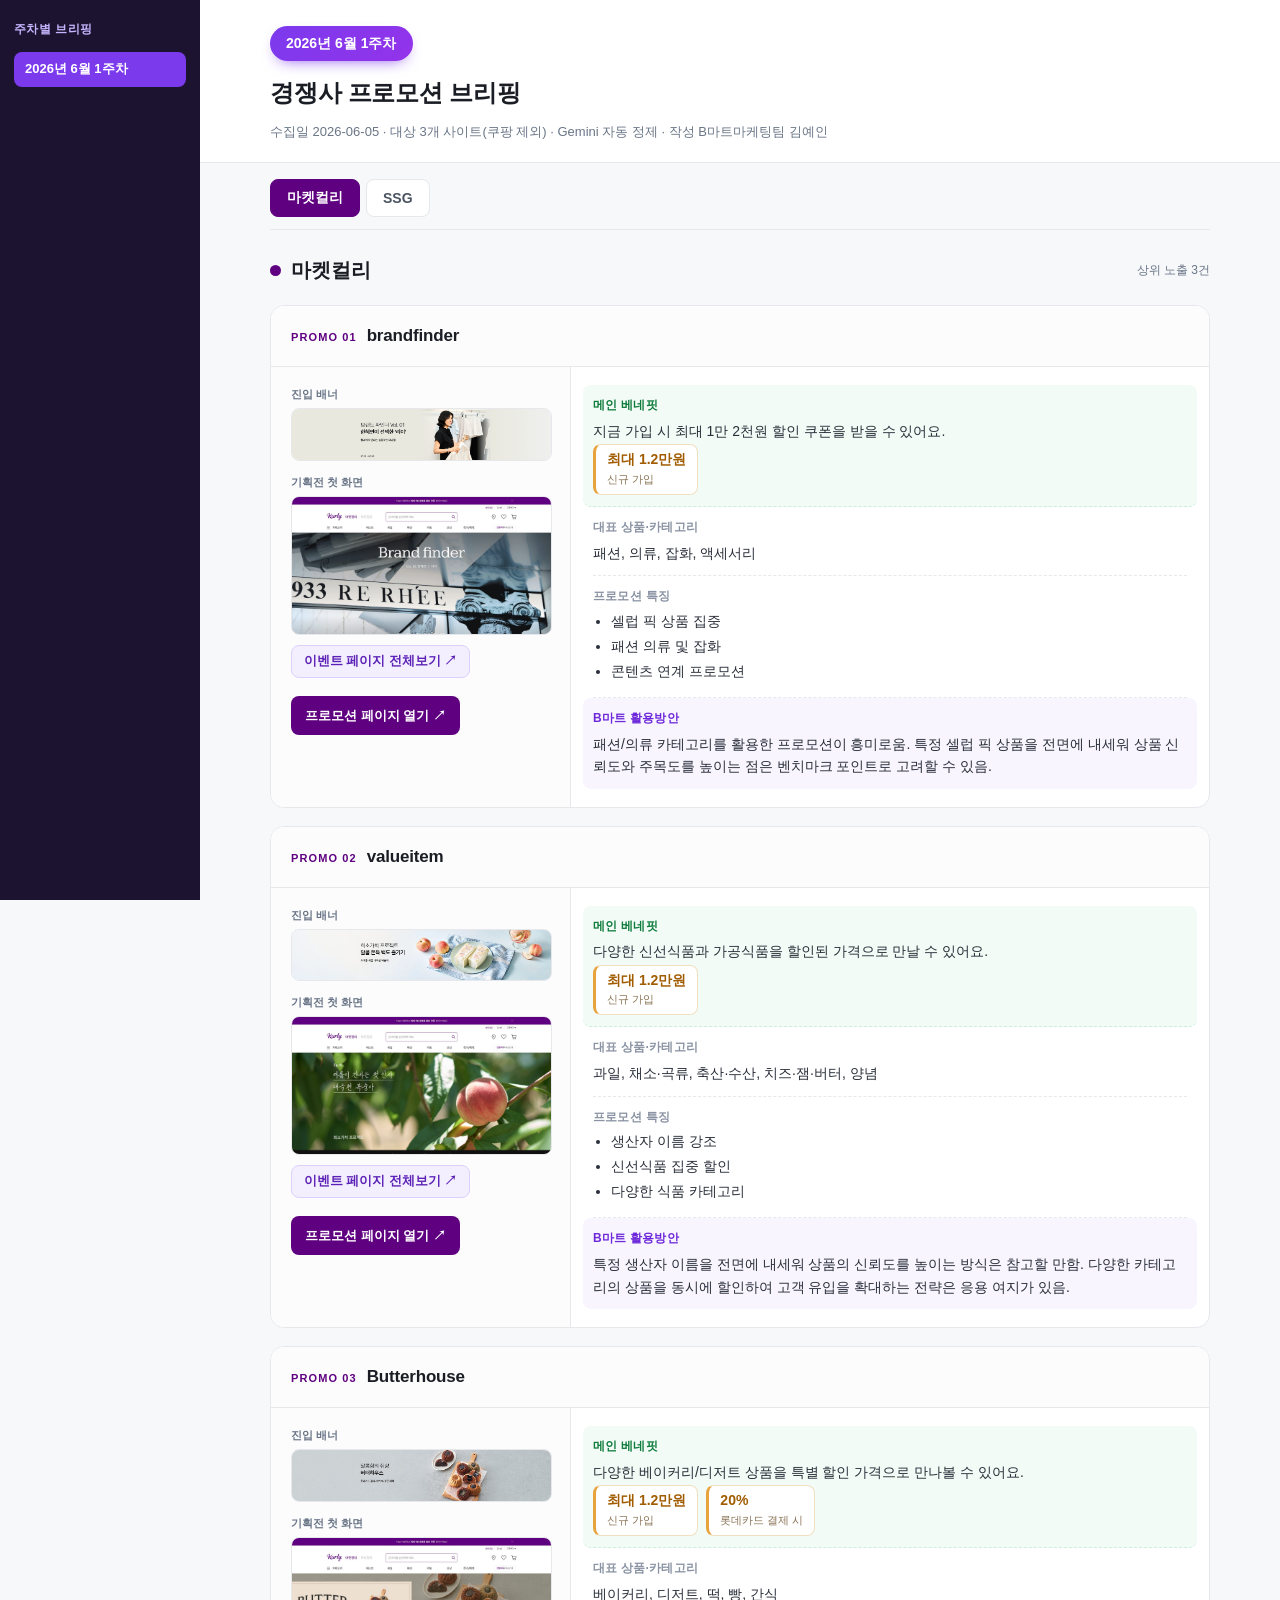
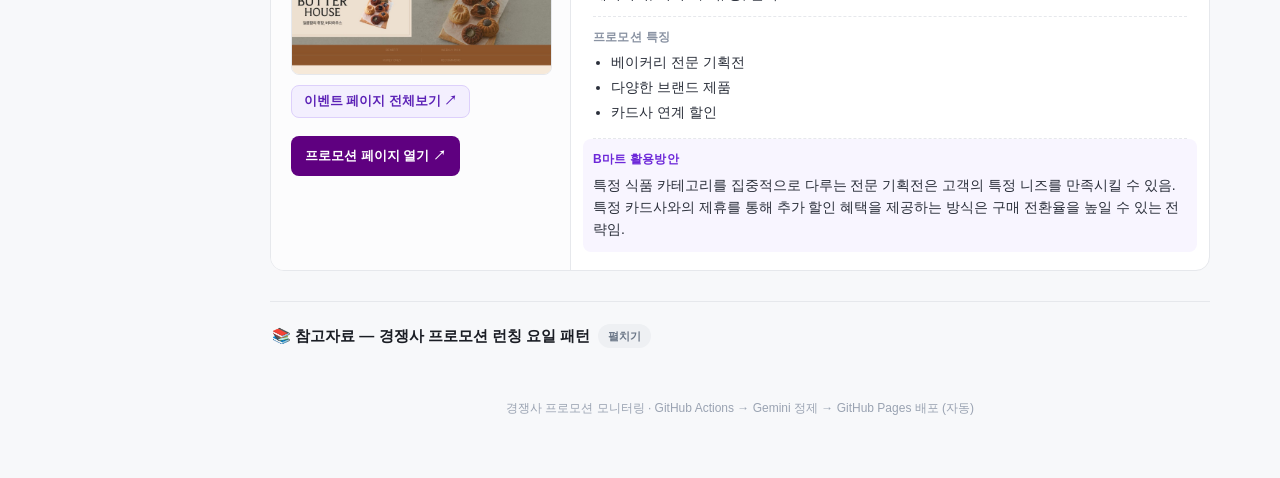
<file: pages_archive/index.html>
<!DOCTYPE html><html lang="ko"><head><meta charset="utf-8">
<meta name="viewport" content="width=device-width,initial-scale=1">
<title>경쟁사 프로모션 브리핑 — 2026년 6월 1주차</title><style>:root{color-scheme:light;--bg:#f7f8fa;--card:#fff;--ink:#1a1d24;--mut:#697586;--line:#e6e8ec;--ac:#7c3aed}
*{box-sizing:border-box}
body{margin:0;font-family:'Pretendard','Apple SD Gothic Neo','Malgun Gothic',sans-serif;background:var(--bg);color:var(--ink);line-height:1.65;-webkit-font-smoothing:antialiased}
.wrap{max-width:980px;margin:0 auto;padding:0 20px}
.top{background:#fff;border-bottom:1px solid var(--line)}
.top .ey{font-size:11px;letter-spacing:.16em;color:#9aa3b2;font-weight:700;margin:0 0 6px}
.top h1{font-size:24px;font-weight:800;margin:0 0 8px;letter-spacing:-.01em}
.top .meta{font-size:13px;color:var(--mut);padding-bottom:20px}
.top .wrap{padding-top:26px}
/* 탭 */
.tabs{display:flex;gap:6px;flex-wrap:wrap;position:sticky;top:0;background:var(--bg);padding:16px 0 12px;z-index:9;border-bottom:1px solid var(--line);margin-bottom:24px}
.tab{border:1px solid var(--line);background:#fff;border-radius:8px;padding:9px 16px;font-size:14px;font-weight:600;cursor:pointer;color:#4b5563;transition:.12s}
.tab:hover{border-color:var(--ac);color:var(--ac)}
.tab.active{background:var(--ac);border-color:var(--ac);color:#fff}
.panel{display:none}.panel.active{display:block}
.shead{display:flex;align-items:center;gap:10px;margin:0 0 18px;flex-wrap:wrap}
.shead .dot{width:11px;height:11px;border-radius:50%;background:var(--ac)}
.shead h2{font-size:20px;font-weight:800;margin:0}
.tagb{font-size:11.5px;color:var(--ac);border:1px solid var(--ac);padding:3px 10px;border-radius:999px;font-weight:700}
.cnt{font-size:12px;color:var(--mut);margin-left:auto}
/* 프로모션 카드 */
.pc{background:var(--card);border:1px solid var(--line);border-radius:14px;margin-bottom:18px;overflow:hidden}
.pc-head{display:flex;align-items:baseline;gap:10px;padding:16px 20px;border-bottom:1px solid var(--line);background:#fcfcfd}
.pc-head .ix{font-size:11px;font-weight:800;letter-spacing:.1em;color:var(--ac);white-space:nowrap}
.pc-head h3{font-size:17px;font-weight:800;margin:0;letter-spacing:-.01em}
.pc-body{display:grid;grid-template-columns:300px 1fr;gap:0}
.pc-media{padding:18px 18px 18px 20px;border-right:1px solid var(--line);background:#fcfcfd}
.pc-media figure{margin:0 0 12px}
.pc-media figcaption{font-size:11px;font-weight:700;color:var(--mut);margin-bottom:5px}
.pc-media img{width:100%;display:block;border:1px solid var(--line);border-radius:8px}
.open{display:inline-block;margin-top:4px;font-size:13px;font-weight:700;color:#fff;background:var(--ac);padding:9px 14px;border-radius:8px;text-decoration:none}
.open:hover{filter:brightness(.92)}
/* 정보 */
.pc-info{padding:18px 22px}
.pc-info .row{padding:11px 0;border-bottom:1px dashed var(--line)}
.pc-info .row:last-child{border-bottom:0}
.pc-info h4{margin:0 0 4px;font-size:12px;font-weight:800;color:#8a93a3;letter-spacing:.02em}
.pc-info p{margin:0;font-size:14px;color:#2a2f3a;line-height:1.6}
.row.hl-b h4{color:#0f7b3d}.row.hl-b{background:#f2fbf5;margin:0 -10px;padding-left:10px;padding-right:10px;border-radius:8px;border-bottom:1px dashed #cdeed8}
.row.hl-c h4{color:#a15c00}.row.hl-c{background:#fef9f0;margin:0 -10px;padding-left:10px;padding-right:10px;border-radius:8px;border-bottom:1px dashed #f1e0c0}
.row.hl-u h4{color:#6d28d9}.row.hl-u{background:#f8f5ff;margin:0 -10px;padding-left:10px;padding-right:10px;border-radius:8px;border-bottom:0}
/* 참고자료 */
.refsec{margin:30px 0 0;border-top:1px solid var(--line);padding-top:8px}
details.refsec>summary.refsum{cursor:pointer;list-style:none;font-size:15px;font-weight:800;padding:14px 2px;display:flex;align-items:center;gap:8px}
details.refsec>summary.refsum::-webkit-details-marker{display:none}
.refexp{font-size:11px;font-weight:700;color:var(--mut);background:#eef0f3;border-radius:999px;padding:3px 10px}
.refbody{padding:4px 2px 10px}
.refmeta{font-size:11.5px;color:var(--mut)}
.refnote{background:#fff7ed;border:1px solid #fed7aa;color:#9a3412;font-size:12.5px;border-radius:8px;padding:10px 14px;margin:12px 0}
.reftbl{width:100%;border-collapse:collapse;margin:8px 0 16px;font-size:13px;background:#fff;border:1px solid var(--line);border-radius:10px;overflow:hidden}
.reftbl th{background:#f3f4f6;text-align:left;padding:9px 12px;font-size:12px}
.reftbl td{padding:9px 12px;border-top:1px solid var(--line)}
.lv{font-size:11px;font-weight:700;padding:2px 9px;border-radius:999px}
.lv.high{background:#dcfce7;color:#166534}.lv.low{background:#fee2e2;color:#991b1b}
.refgrid{display:grid;grid-template-columns:repeat(3,1fr);gap:12px;margin-bottom:8px}
.refcard{background:#fff;border:1px solid var(--line);border-radius:10px;padding:13px 15px}
.refcard h4{margin:0 0 7px;font-size:13px;font-weight:800}
.refcard p{margin:0;font-size:12.5px;color:#374151;line-height:1.55}
footer{margin:36px 0 60px;font-size:12px;color:#9aa3b2;text-align:center}
@media(max-width:760px){.pc-body{grid-template-columns:1fr}.pc-media{border-right:0;border-bottom:1px solid var(--line)}.refgrid{grid-template-columns:1fr}}
.chips{display:flex;flex-wrap:wrap;gap:8px;margin-top:2px}
.chip{display:inline-flex;flex-direction:column;background:#fff;border:1px solid #f1e0c0;border-left:3px solid #e8a33d;border-radius:8px;padding:6px 11px;min-width:96px}
.chip b{font-size:14px;font-weight:800;color:#a15c00;line-height:1.25}
.chip i{font-size:11px;font-style:normal;color:#8a7355;margin-top:1px}
/* 이미지 호버 '크게 보기' + 라이트박스 */
.pc-media figure.zoom{margin:0 0 12px}
.imgwrap{position:relative;cursor:zoom-in;border:1px solid var(--line);border-radius:8px;overflow:hidden}
.imgwrap img{width:100%;display:block;border:0;border-radius:0}
.zoombadge{position:absolute;inset:0;display:flex;align-items:center;justify-content:center;
  background:rgba(17,20,28,.0);color:#fff;font-size:13px;font-weight:700;opacity:0;transition:.15s;pointer-events:none}
.imgwrap:hover .zoombadge{opacity:1;background:rgba(17,20,28,.45)}
#lightbox{position:fixed;inset:0;background:rgba(0,0,0,.85);z-index:9999;display:none;
  align-items:flex-start;justify-content:center;padding:24px;overflow:auto;cursor:zoom-out}
#lightbox.on{display:flex}
#lightbox img{max-width:96vw;height:auto;border-radius:8px;box-shadow:0 10px 40px rgba(0,0,0,.5)}
#lbclose{position:fixed;top:14px;right:22px;color:#fff;font-size:34px;line-height:1;cursor:pointer;font-weight:300}
/* 좌측 주차 인덱스 + 주차 배지 + 전체보기 버튼 */
.sidenav{position:fixed;top:0;left:0;width:200px;height:100vh;overflow:auto;background:#1c1330;color:#ede9fe;padding:20px 14px}
.sidenav .sn-title{font-size:12px;font-weight:800;letter-spacing:.04em;color:#c4b5fd;margin-bottom:12px}
.sidenav .wk{display:block;font-size:13px;color:#cfc7e6;text-decoration:none;padding:9px 11px;border-radius:8px;margin-bottom:4px;line-height:1.3}
.sidenav .wk:hover{background:rgba(255,255,255,.08)}
.sidenav .wk.cur{background:#7c3aed;color:#fff;font-weight:700}
.sidenav .sn-empty{font-size:12px;color:#8b80b0}
.main{margin-left:200px}
.weekbadge{display:inline-block;background:linear-gradient(135deg,#7c3aed,#9333ea);color:#fff;font-size:14px;font-weight:800;padding:6px 16px;border-radius:999px;margin-bottom:12px;box-shadow:0 6px 16px -8px #7c3aed}
.fullbtn{display:inline-block;margin:-4px 0 14px;font-size:12.5px;font-weight:700;color:#5b21b6;background:#f3effe;border:1px solid #ddd0fb;border-radius:8px;padding:7px 12px;cursor:pointer}
.fullbtn:hover{background:#e9defb}
@media(max-width:860px){.sidenav{position:static;width:auto;height:auto;display:flex;gap:6px;flex-wrap:wrap;padding:12px}.sidenav .sn-title{width:100%}.main{margin-left:0}}
.featul{margin:0;padding-left:18px}
.featul li{font-size:14px;color:#2a2f3a;margin-bottom:4px;line-height:1.5}
.chip i:empty{display:none}</style></head>
<body>
<aside class="sidenav"><div class="sn-title">주차별 브리핑</div><a class="wk cur" href="index.html">2026년 6월 1주차</a></aside>
<div class="main">
<header class="top"><div class="wrap">
<div class="weekbadge">2026년 6월 1주차</div>
<h1>경쟁사 프로모션 브리핑</h1>
<div class="meta">수집일 2026-06-05 · 대상 3개 사이트(쿠팡 제외) · Gemini 자동 정제 · 작성 B마트마케팅팀 김예인</div>
</div></header>
<div class="wrap"><div class="tabs"><button class="tab active" data-t="kurly" style="--ac:#5f0080">마켓컬리</button><button class="tab" data-t="ssg" style="--ac:#cc1717">SSG</button></div><section class="panel active" id="p-kurly" style="--ac:#5f0080"><div class="shead"><span class="dot"></span><h2>마켓컬리</h2><span class="cnt">상위 노출 3건</span></div><article class="pc"><div class="pc-head"><span class="ix">PROMO 01</span><h3>brandfinder</h3></div><div class="pc-body"><div class="pc-media"><figure class="zoom" data-full="img/2026-06-W1/kurly_promo_00_banner.jpg"><figcaption>진입 배너</figcaption><div class="imgwrap"><img loading="lazy" src="img/2026-06-W1/kurly_promo_00_banner.jpg"><span class="zoombadge">🔍 크게 보기</span></div></figure><figure class="zoom" data-full="img/2026-06-W1/kurly_promo_00_full.jpg"><figcaption>기획전 첫 화면</figcaption><div class="imgwrap"><img loading="lazy" src="img/2026-06-W1/kurly_promo_00_top.jpg"><span class="zoombadge">🔍 크게 보기</span></div></figure><button class="fullbtn" data-full="img/2026-06-W1/kurly_promo_00_full.jpg">이벤트 페이지 전체보기 ↗</button><a class="open" href="https://event.kurly.com/lego/event/2026/0529/brandfinder" target="_blank" rel="noopener">프로모션 페이지 열기 ↗</a></div><div class="pc-info"><div class="row hl-b"><h4>메인 베네핏</h4><p>지금 가입 시 최대 1만 2천원 할인 쿠폰을 받을 수 있어요.</p><div class="chips"><span class="chip"><b>최대 1.2만원</b><i>신규 가입</i></span></div></div><div class="row "><h4>대표 상품·카테고리</h4><p>패션, 의류, 잡화, 액세서리</p></div><div class="row"><h4>프로모션 특징</h4><ul class="featul"><li>셀럽 픽 상품 집중</li><li>패션 의류 및 잡화</li><li>콘텐츠 연계 프로모션</li></ul></div><div class="row hl-u"><h4>B마트 활용방안</h4><p>패션/의류 카테고리를 활용한 프로모션이 흥미로움. 특정 셀럽 픽 상품을 전면에 내세워 상품 신뢰도와 주목도를 높이는 점은 벤치마크 포인트로 고려할 수 있음.</p></div></div></div></article><article class="pc"><div class="pc-head"><span class="ix">PROMO 02</span><h3>valueitem</h3></div><div class="pc-body"><div class="pc-media"><figure class="zoom" data-full="img/2026-06-W1/kurly_promo_01_banner.jpg"><figcaption>진입 배너</figcaption><div class="imgwrap"><img loading="lazy" src="img/2026-06-W1/kurly_promo_01_banner.jpg"><span class="zoombadge">🔍 크게 보기</span></div></figure><figure class="zoom" data-full="img/2026-06-W1/kurly_promo_01_full.jpg"><figcaption>기획전 첫 화면</figcaption><div class="imgwrap"><img loading="lazy" src="img/2026-06-W1/kurly_promo_01_top.jpg"><span class="zoombadge">🔍 크게 보기</span></div></figure><button class="fullbtn" data-full="img/2026-06-W1/kurly_promo_01_full.jpg">이벤트 페이지 전체보기 ↗</button><a class="open" href="https://event.kurly.com/lego/event/2026/0528/valueitem" target="_blank" rel="noopener">프로모션 페이지 열기 ↗</a></div><div class="pc-info"><div class="row hl-b"><h4>메인 베네핏</h4><p>다양한 신선식품과 가공식품을 할인된 가격으로 만날 수 있어요.</p><div class="chips"><span class="chip"><b>최대 1.2만원</b><i>신규 가입</i></span></div></div><div class="row "><h4>대표 상품·카테고리</h4><p>과일, 채소·곡류, 축산·수산, 치즈·잼·버터, 양념</p></div><div class="row"><h4>프로모션 특징</h4><ul class="featul"><li>생산자 이름 강조</li><li>신선식품 집중 할인</li><li>다양한 식품 카테고리</li></ul></div><div class="row hl-u"><h4>B마트 활용방안</h4><p>특정 생산자 이름을 전면에 내세워 상품의 신뢰도를 높이는 방식은 참고할 만함. 다양한 카테고리의 상품을 동시에 할인하여 고객 유입을 확대하는 전략은 응용 여지가 있음.</p></div></div></div></article><article class="pc"><div class="pc-head"><span class="ix">PROMO 03</span><h3>Butterhouse</h3></div><div class="pc-body"><div class="pc-media"><figure class="zoom" data-full="img/2026-06-W1/kurly_promo_02_banner.jpg"><figcaption>진입 배너</figcaption><div class="imgwrap"><img loading="lazy" src="img/2026-06-W1/kurly_promo_02_banner.jpg"><span class="zoombadge">🔍 크게 보기</span></div></figure><figure class="zoom" data-full="img/2026-06-W1/kurly_promo_02_full.jpg"><figcaption>기획전 첫 화면</figcaption><div class="imgwrap"><img loading="lazy" src="img/2026-06-W1/kurly_promo_02_top.jpg"><span class="zoombadge">🔍 크게 보기</span></div></figure><button class="fullbtn" data-full="img/2026-06-W1/kurly_promo_02_full.jpg">이벤트 페이지 전체보기 ↗</button><a class="open" href="https://event.kurly.com/lego/event/2027/0108/Butterhouse" target="_blank" rel="noopener">프로모션 페이지 열기 ↗</a></div><div class="pc-info"><div class="row hl-b"><h4>메인 베네핏</h4><p>다양한 베이커리/디저트 상품을 특별 할인 가격으로 만나볼 수 있어요.</p><div class="chips"><span class="chip"><b>최대 1.2만원</b><i>신규 가입</i></span><span class="chip"><b>20%</b><i>롯데카드 결제 시</i></span></div></div><div class="row "><h4>대표 상품·카테고리</h4><p>베이커리, 디저트, 떡, 빵, 간식</p></div><div class="row"><h4>프로모션 특징</h4><ul class="featul"><li>베이커리 전문 기획전</li><li>다양한 브랜드 제품</li><li>카드사 연계 할인</li></ul></div><div class="row hl-u"><h4>B마트 활용방안</h4><p>특정 식품 카테고리를 집중적으로 다루는 전문 기획전은 고객의 특정 니즈를 만족시킬 수 있음. 특정 카드사와의 제휴를 통해 추가 할인 혜택을 제공하는 방식은 구매 전환율을 높일 수 있는 전략임.</p></div></div></div></article></section><section class="panel" id="p-ssg" style="--ac:#cc1717"><div class="shead"><span class="dot"></span><h2>SSG</h2><span class="cnt">상위 노출 3건</span></div><article class="pc"><div class="pc-head"><span class="ix">PROMO 01</span><h3>고래잇페스타</h3></div><div class="pc-body"><div class="pc-media"><figure class="zoom" data-full="img/2026-06-W1/ssg_promo_00_banner.jpg"><figcaption>진입 배너</figcaption><div class="imgwrap"><img loading="lazy" src="img/2026-06-W1/ssg_promo_00_banner.jpg"><span class="zoombadge">🔍 크게 보기</span></div></figure><figure class="zoom" data-full="img/2026-06-W1/ssg_promo_00_full.jpg"><figcaption>기획전 첫 화면</figcaption><div class="imgwrap"><img loading="lazy" src="img/2026-06-W1/ssg_promo_00_top.jpg"><span class="zoombadge">🔍 크게 보기</span></div></figure><button class="fullbtn" data-full="img/2026-06-W1/ssg_promo_00_full.jpg">이벤트 페이지 전체보기 ↗</button><a class="open" href="https://www.ssg.com/plan/planShop.ssg?dispCmptId=6000131503" target="_blank" rel="noopener">프로모션 페이지 열기 ↗</a></div><div class="pc-info"><div class="row hl-b"><h4>메인 베네핏</h4><p>신선식품, 간편식, 생필품을 최대 50% 할인 및 1+1 혜택으로 만날 수 있어요.</p><div class="chips"><span class="chip"><b>최대 50%</b><i>다양한 상품 할인</i></span><span class="chip"><b>하나 더</b><i>1+1 증정</i></span><span class="chip"><b>무료배송</b><i>4만원 이상 구매 시</i></span></div></div><div class="row "><h4>대표 상품·카테고리</h4><p>신선식품, 간편식, 생필품, 축산·수산, 채소·과일</p></div><div class="row"><h4>프로모션 특징</h4><ul class="featul"><li>최대 50% 할인</li><li>1+1 증정 행사</li><li>주간 전단 연계</li></ul></div><div class="row hl-u"><h4>B마트 활용방안</h4><p>&#x27;고래잇페스타&#x27;처럼 고유 명칭을 사용해 인지도를 높이는 점이 인상적임. 핵심 카테고리를 아우르며 최대 할인율을 적용하는 방식은 B마트의 핵심 상품군 강화에 참고할 만함.</p></div></div></div></article><article class="pc"><div class="pc-head"><span class="ix">PROMO 02</span><h3>쓱닷컴 썸머 페스티벌1</h3></div><div class="pc-body"><div class="pc-media"><figure class="zoom" data-full="img/2026-06-W1/ssg_promo_01_banner.jpg"><figcaption>진입 배너</figcaption><div class="imgwrap"><img loading="lazy" src="img/2026-06-W1/ssg_promo_01_banner.jpg"><span class="zoombadge">🔍 크게 보기</span></div></figure><figure class="zoom" data-full="img/2026-06-W1/ssg_promo_01_full.jpg"><figcaption>기획전 첫 화면</figcaption><div class="imgwrap"><img loading="lazy" src="img/2026-06-W1/ssg_promo_01_top.jpg"><span class="zoombadge">🔍 크게 보기</span></div></figure><button class="fullbtn" data-full="img/2026-06-W1/ssg_promo_01_full.jpg">이벤트 페이지 전체보기 ↗</button><a class="open" href="https://event.ssg.com/eventDetail.ssg?nevntId=1000000022767" target="_blank" rel="noopener">프로모션 페이지 열기 ↗</a></div><div class="pc-info"><div class="row hl-b"><h4>메인 베네핏</h4><p>매일 쓱머니 당첨 기회와 카드사 청구할인, 클리어런스 특가 상품을 제공해요.</p><div class="chips"><span class="chip"><b>최대 3만원</b><i>SSG머니 당첨</i></span><span class="chip"><b>8%</b><i>삼성카드 청구할인</i></span><span class="chip"><b>5%</b><i>BC카드 즉시할인</i></span></div></div><div class="row "><h4>대표 상품·카테고리</h4><p>가전, 디지털, 리빙, 패션, 스포츠</p></div><div class="row"><h4>프로모션 특징</h4><ul class="featul"><li>매일 쓱머니 당첨</li><li>썸머 클리어런스 특가</li><li>카드사 연계 할인</li></ul></div><div class="row hl-u"><h4>B마트 활용방안</h4><p>매일 참여 가능한 쓱머니 이벤트는 고객의 반복적인 앱 방문을 유도할 수 있음. 고가 제품군을 포함한 특가 구성을 통해 다양한 고객층을 공략하는 점은 참고할 만함.</p></div></div></div></article><article class="pc"><div class="pc-head"><span class="ix">PROMO 03</span><h3>쓱닷컴 썸머페 장보기</h3></div><div class="pc-body"><div class="pc-media"><figure class="zoom" data-full="img/2026-06-W1/ssg_promo_02_banner.jpg"><figcaption>진입 배너</figcaption><div class="imgwrap"><img loading="lazy" src="img/2026-06-W1/ssg_promo_02_banner.jpg"><span class="zoombadge">🔍 크게 보기</span></div></figure><figure class="zoom" data-full="img/2026-06-W1/ssg_promo_02_full.jpg"><figcaption>기획전 첫 화면</figcaption><div class="imgwrap"><img loading="lazy" src="img/2026-06-W1/ssg_promo_02_top.jpg"><span class="zoombadge">🔍 크게 보기</span></div></figure><button class="fullbtn" data-full="img/2026-06-W1/ssg_promo_02_full.jpg">이벤트 페이지 전체보기 ↗</button><a class="open" href="https://event.ssg.com/eventDetail.ssg?nevntId=1000000022793" target="_blank" rel="noopener">프로모션 페이지 열기 ↗</a></div><div class="pc-info"><div class="row hl-b"><h4>메인 베네핏</h4><p>전국택배 10% 쿠폰과 쓱배송 할인 상품으로 장보기를 저렴하게 할 수 있어요.</p><div class="chips"><span class="chip"><b>10%</b><i>전국택배 쿠폰</i></span><span class="chip"><b>5%</b><i>BC카드 즉시할인</i></span></div></div><div class="row "><h4>대표 상품·카테고리</h4><p>가공식품, 건강식품, 신선식품, 생활용품</p></div><div class="row"><h4>프로모션 특징</h4><ul class="featul"><li>전국 택배 전용 쿠폰</li><li>쓱배송 상품 할인</li><li>ID당 쿠폰 2장 지급</li></ul></div><div class="row hl-u"><h4>B마트 활용방안</h4><p>전국 택배 전용 쿠폰 제공은 배송 한계를 보완하여 고객 접근성을 높일 수 있음. 다양한 유형의 상품을 포함한 기획은 고객의 여러 구매 니즈를 충족시키는 벤치마킹 요소임.</p></div></div></div></article></section><details class="refsec">
<summary class="refsum">📚 참고자료 — 경쟁사 프로모션 런칭 요일 패턴 <span class="refexp">펼치기</span></summary>
<div class="refbody">
<div class="refmeta">딥 리서치(웹·보도자료 15개 출처, 3중 교차검증) · 2026-06-02 · B마트마케팅팀 김예인</div>
<div class="refnote">⚠️ 2년 전수조사가 아닌 웹 노출 사례(2024~2026 초) 기반. 표본이 적어 패턴 단정 시 주의.</div>
<table class="reftbl">
<thead><tr><th>플랫폼</th><th>주요 패턴</th><th>신뢰도</th></tr></thead>
<tbody>
<tr><td>마켓컬리</td><td>요일 고정 없음 — 월 단위 기획(종료일 기준 역산 추정)</td><td><span class="lv low">낮음</span></td></tr>
<tr><td>SSG닷컴</td><td><b>목~금 런칭, 일요일 마감</b> — 주말 2회 포함 설계</td><td><span class="lv high">높음</span></td></tr>
<tr><td>네이버 컬리N마트</td><td><b>월~화 초반부 런칭</b> 경향</td><td><span class="lv low">낮음</span></td></tr>
</tbody></table>
<div class="refgrid">
<div class="refcard"><h4>마켓컬리</h4><p>원더컬리(월간 정기)는 <b>시작 요일 고정 없음</b>, 종료일(월말) 역산 구조 추정. 벌쓰위크 등 기념행사는 별도 일정(예: 2025.5.19 월요일 시작).</p></div>
<div class="refcard"><h4>SSG닷컴</h4><p>쓱데이: 2024 <b>11/1(금)~11/10(일)</b>, 2025 <b>10/30(목)~11/9(일)</b>. 목~금 런칭→일요일 마감, 주말 2회 포함. 이마트 에브리데이 전단도 목요일 시작. 모니터링 적기: 10월 말 목~금.</p></div>
<div class="refcard"><h4>네이버 컬리N마트</h4><p>그랜드오프닝 2025.9.15(월), 네이버플러스 기획전 2026.1.6(화). 월~화 초반 런칭 경향이나 사례 2건으로 단정 불가. 타임딜 매일 12·14·16시 3회 구조.</p></div>
</div>
</div>
</details>

<footer>경쟁사 프로모션 모니터링 · GitHub Actions → Gemini 정제 → GitHub Pages 배포 (자동)</footer>
</div></div>
<script>
document.querySelectorAll(".tab").forEach(function(b){b.addEventListener("click",function(){
document.querySelectorAll(".tab").forEach(x=>x.classList.remove("active"));
document.querySelectorAll(".panel").forEach(x=>x.classList.remove("active"));
b.classList.add("active");document.getElementById("p-"+b.dataset.t).classList.add("active");
window.scrollTo({top:0,behavior:"smooth"});});});
(function(){var lb=document.createElement("div");lb.id="lightbox";
lb.innerHTML='<span id="lbclose">&times;</span><img id="lbimg">';
document.body.appendChild(lb);var lbimg=lb.querySelector("#lbimg");
function open(src){if(!src)return;lbimg.src=src;lb.classList.add("on");}
document.querySelectorAll(".zoom").forEach(function(f){f.addEventListener("click",function(){open(f.getAttribute("data-full"));});});
document.querySelectorAll(".fullbtn").forEach(function(b){b.addEventListener("click",function(e){e.stopPropagation();open(b.getAttribute("data-full"));});});
lb.addEventListener("click",function(){lb.classList.remove("on");lbimg.src="";});})();
</script></body></html>
</file>
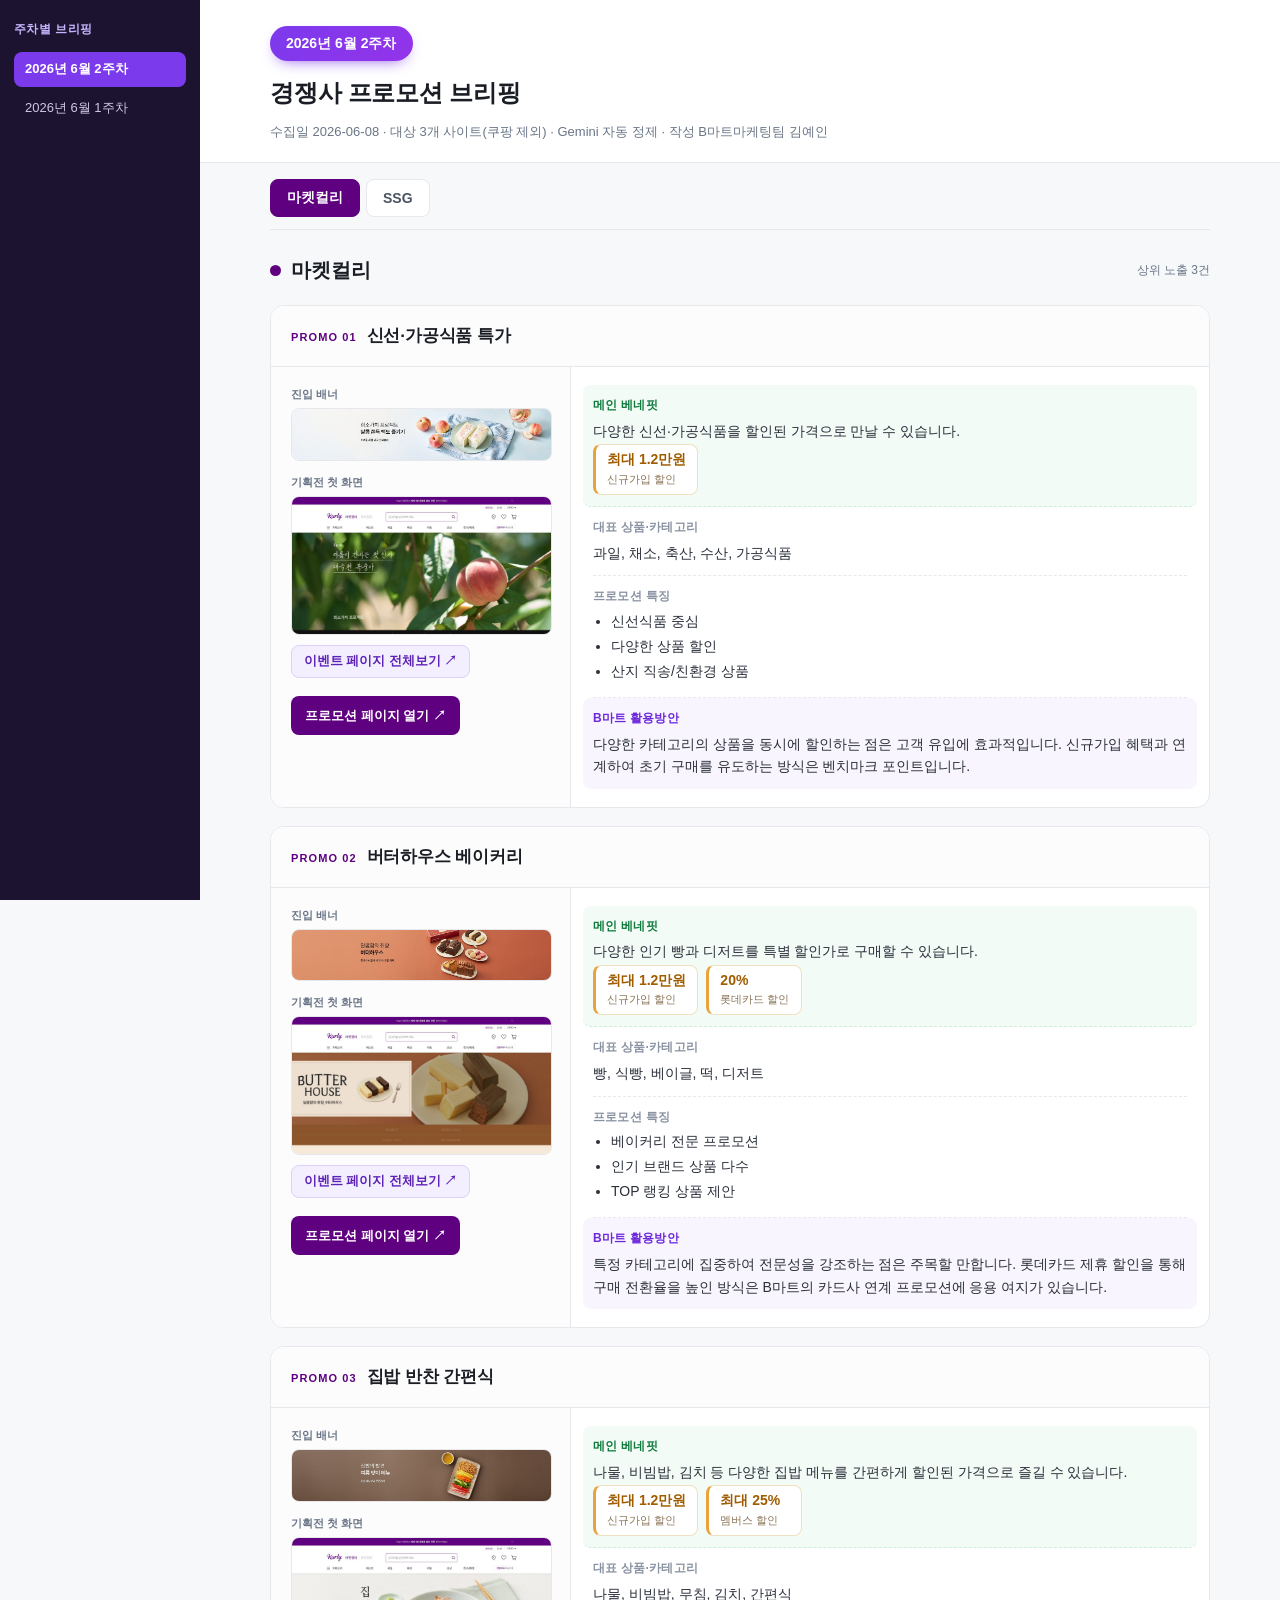
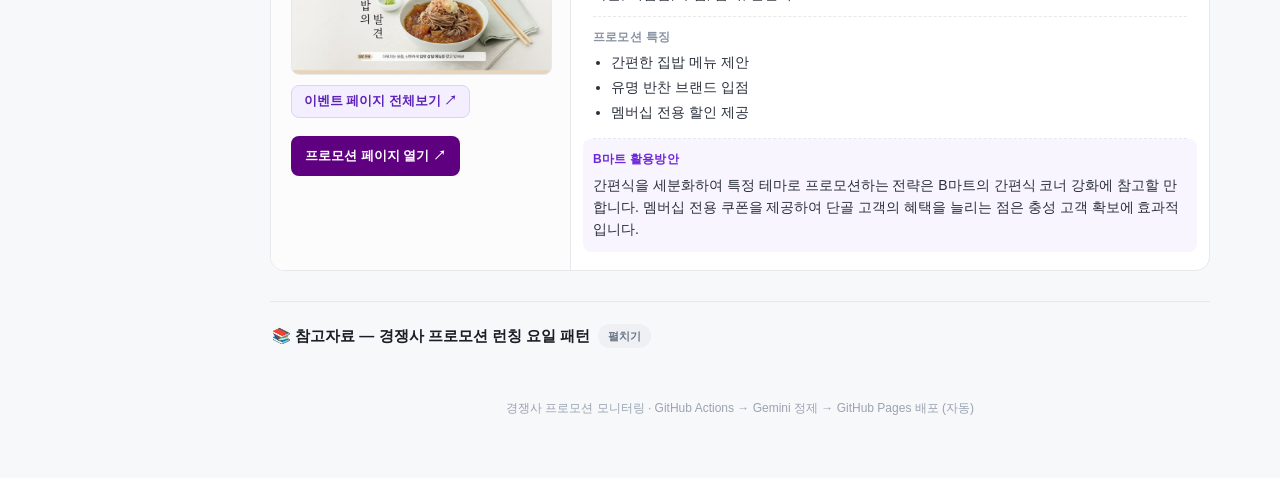
<file: pages_archive/2026-06-W2.html>
<!DOCTYPE html><html lang="ko"><head><meta charset="utf-8">
<meta name="viewport" content="width=device-width,initial-scale=1">
<title>경쟁사 프로모션 브리핑 — 2026년 6월 2주차</title><style>:root{color-scheme:light;--bg:#f7f8fa;--card:#fff;--ink:#1a1d24;--mut:#697586;--line:#e6e8ec;--ac:#7c3aed}
*{box-sizing:border-box}
body{margin:0;font-family:'Pretendard','Apple SD Gothic Neo','Malgun Gothic',sans-serif;background:var(--bg);color:var(--ink);line-height:1.65;-webkit-font-smoothing:antialiased}
.wrap{max-width:980px;margin:0 auto;padding:0 20px}
.top{background:#fff;border-bottom:1px solid var(--line)}
.top .ey{font-size:11px;letter-spacing:.16em;color:#9aa3b2;font-weight:700;margin:0 0 6px}
.top h1{font-size:24px;font-weight:800;margin:0 0 8px;letter-spacing:-.01em}
.top .meta{font-size:13px;color:var(--mut);padding-bottom:20px}
.top .wrap{padding-top:26px}
/* 탭 */
.tabs{display:flex;gap:6px;flex-wrap:wrap;position:sticky;top:0;background:var(--bg);padding:16px 0 12px;z-index:9;border-bottom:1px solid var(--line);margin-bottom:24px}
.tab{border:1px solid var(--line);background:#fff;border-radius:8px;padding:9px 16px;font-size:14px;font-weight:600;cursor:pointer;color:#4b5563;transition:.12s}
.tab:hover{border-color:var(--ac);color:var(--ac)}
.tab.active{background:var(--ac);border-color:var(--ac);color:#fff}
.panel{display:none}.panel.active{display:block}
.shead{display:flex;align-items:center;gap:10px;margin:0 0 18px;flex-wrap:wrap}
.shead .dot{width:11px;height:11px;border-radius:50%;background:var(--ac)}
.shead h2{font-size:20px;font-weight:800;margin:0}
.tagb{font-size:11.5px;color:var(--ac);border:1px solid var(--ac);padding:3px 10px;border-radius:999px;font-weight:700}
.cnt{font-size:12px;color:var(--mut);margin-left:auto}
/* 프로모션 카드 */
.pc{background:var(--card);border:1px solid var(--line);border-radius:14px;margin-bottom:18px;overflow:hidden}
.pc-head{display:flex;align-items:baseline;gap:10px;padding:16px 20px;border-bottom:1px solid var(--line);background:#fcfcfd}
.pc-head .ix{font-size:11px;font-weight:800;letter-spacing:.1em;color:var(--ac);white-space:nowrap}
.pc-head h3{font-size:17px;font-weight:800;margin:0;letter-spacing:-.01em}
.pc-body{display:grid;grid-template-columns:300px 1fr;gap:0}
.pc-media{padding:18px 18px 18px 20px;border-right:1px solid var(--line);background:#fcfcfd}
.pc-media figure{margin:0 0 12px}
.pc-media figcaption{font-size:11px;font-weight:700;color:var(--mut);margin-bottom:5px}
.pc-media img{width:100%;display:block;border:1px solid var(--line);border-radius:8px}
.open{display:inline-block;margin-top:4px;font-size:13px;font-weight:700;color:#fff;background:var(--ac);padding:9px 14px;border-radius:8px;text-decoration:none}
.open:hover{filter:brightness(.92)}
/* 정보 */
.pc-info{padding:18px 22px}
.pc-info .row{padding:11px 0;border-bottom:1px dashed var(--line)}
.pc-info .row:last-child{border-bottom:0}
.pc-info h4{margin:0 0 4px;font-size:12px;font-weight:800;color:#8a93a3;letter-spacing:.02em}
.pc-info p{margin:0;font-size:14px;color:#2a2f3a;line-height:1.6}
.row.hl-b h4{color:#0f7b3d}.row.hl-b{background:#f2fbf5;margin:0 -10px;padding-left:10px;padding-right:10px;border-radius:8px;border-bottom:1px dashed #cdeed8}
.row.hl-c h4{color:#a15c00}.row.hl-c{background:#fef9f0;margin:0 -10px;padding-left:10px;padding-right:10px;border-radius:8px;border-bottom:1px dashed #f1e0c0}
.row.hl-u h4{color:#6d28d9}.row.hl-u{background:#f8f5ff;margin:0 -10px;padding-left:10px;padding-right:10px;border-radius:8px;border-bottom:0}
/* 참고자료 */
.refsec{margin:30px 0 0;border-top:1px solid var(--line);padding-top:8px}
details.refsec>summary.refsum{cursor:pointer;list-style:none;font-size:15px;font-weight:800;padding:14px 2px;display:flex;align-items:center;gap:8px}
details.refsec>summary.refsum::-webkit-details-marker{display:none}
.refexp{font-size:11px;font-weight:700;color:var(--mut);background:#eef0f3;border-radius:999px;padding:3px 10px}
.refbody{padding:4px 2px 10px}
.refmeta{font-size:11.5px;color:var(--mut)}
.refnote{background:#fff7ed;border:1px solid #fed7aa;color:#9a3412;font-size:12.5px;border-radius:8px;padding:10px 14px;margin:12px 0}
.reftbl{width:100%;border-collapse:collapse;margin:8px 0 16px;font-size:13px;background:#fff;border:1px solid var(--line);border-radius:10px;overflow:hidden}
.reftbl th{background:#f3f4f6;text-align:left;padding:9px 12px;font-size:12px}
.reftbl td{padding:9px 12px;border-top:1px solid var(--line)}
.lv{font-size:11px;font-weight:700;padding:2px 9px;border-radius:999px}
.lv.high{background:#dcfce7;color:#166534}.lv.low{background:#fee2e2;color:#991b1b}
.refgrid{display:grid;grid-template-columns:repeat(3,1fr);gap:12px;margin-bottom:8px}
.refcard{background:#fff;border:1px solid var(--line);border-radius:10px;padding:13px 15px}
.refcard h4{margin:0 0 7px;font-size:13px;font-weight:800}
.refcard p{margin:0;font-size:12.5px;color:#374151;line-height:1.55}
footer{margin:36px 0 60px;font-size:12px;color:#9aa3b2;text-align:center}
@media(max-width:760px){.pc-body{grid-template-columns:1fr}.pc-media{border-right:0;border-bottom:1px solid var(--line)}.refgrid{grid-template-columns:1fr}}
.chips{display:flex;flex-wrap:wrap;gap:8px;margin-top:2px}
.chip{display:inline-flex;flex-direction:column;background:#fff;border:1px solid #f1e0c0;border-left:3px solid #e8a33d;border-radius:8px;padding:6px 11px;min-width:96px}
.chip b{font-size:14px;font-weight:800;color:#a15c00;line-height:1.25}
.chip i{font-size:11px;font-style:normal;color:#8a7355;margin-top:1px}
/* 이미지 호버 '크게 보기' + 라이트박스 */
.pc-media figure.zoom{margin:0 0 12px}
.imgwrap{position:relative;cursor:zoom-in;border:1px solid var(--line);border-radius:8px;overflow:hidden}
.imgwrap img{width:100%;display:block;border:0;border-radius:0}
.zoombadge{position:absolute;inset:0;display:flex;align-items:center;justify-content:center;
  background:rgba(17,20,28,.0);color:#fff;font-size:13px;font-weight:700;opacity:0;transition:.15s;pointer-events:none}
.imgwrap:hover .zoombadge{opacity:1;background:rgba(17,20,28,.45)}
#lightbox{position:fixed;inset:0;background:rgba(0,0,0,.85);z-index:9999;display:none;
  align-items:flex-start;justify-content:center;padding:24px;overflow:auto;cursor:zoom-out}
#lightbox.on{display:flex}
#lightbox img{max-width:96vw;height:auto;border-radius:8px;box-shadow:0 10px 40px rgba(0,0,0,.5)}
#lbclose{position:fixed;top:14px;right:22px;color:#fff;font-size:34px;line-height:1;cursor:pointer;font-weight:300}
/* 좌측 주차 인덱스 + 주차 배지 + 전체보기 버튼 */
.sidenav{position:fixed;top:0;left:0;width:200px;height:100vh;overflow:auto;background:#1c1330;color:#ede9fe;padding:20px 14px}
.sidenav .sn-title{font-size:12px;font-weight:800;letter-spacing:.04em;color:#c4b5fd;margin-bottom:12px}
.sidenav .wk{display:block;font-size:13px;color:#cfc7e6;text-decoration:none;padding:9px 11px;border-radius:8px;margin-bottom:4px;line-height:1.3}
.sidenav .wk:hover{background:rgba(255,255,255,.08)}
.sidenav .wk.cur{background:#7c3aed;color:#fff;font-weight:700}
.sidenav .sn-empty{font-size:12px;color:#8b80b0}
.main{margin-left:200px}
.weekbadge{display:inline-block;background:linear-gradient(135deg,#7c3aed,#9333ea);color:#fff;font-size:14px;font-weight:800;padding:6px 16px;border-radius:999px;margin-bottom:12px;box-shadow:0 6px 16px -8px #7c3aed}
.fullbtn{display:inline-block;margin:-4px 0 14px;font-size:12.5px;font-weight:700;color:#5b21b6;background:#f3effe;border:1px solid #ddd0fb;border-radius:8px;padding:7px 12px;cursor:pointer}
.fullbtn:hover{background:#e9defb}
@media(max-width:860px){.sidenav{position:static;width:auto;height:auto;display:flex;gap:6px;flex-wrap:wrap;padding:12px}.sidenav .sn-title{width:100%}.main{margin-left:0}}
.featul{margin:0;padding-left:18px}
.featul li{font-size:14px;color:#2a2f3a;margin-bottom:4px;line-height:1.5}
.chip i:empty{display:none}</style></head>
<body>
<aside class="sidenav"><div class="sn-title">주차별 브리핑</div><a class="wk cur" href="index.html">2026년 6월 2주차</a><a class="wk" href="2026-06-W1.html">2026년 6월 1주차</a></aside>
<div class="main">
<header class="top"><div class="wrap">
<div class="weekbadge">2026년 6월 2주차</div>
<h1>경쟁사 프로모션 브리핑</h1>
<div class="meta">수집일 2026-06-08 · 대상 3개 사이트(쿠팡 제외) · Gemini 자동 정제 · 작성 B마트마케팅팀 김예인</div>
</div></header>
<div class="wrap"><div class="tabs"><button class="tab active" data-t="kurly" style="--ac:#5f0080">마켓컬리</button><button class="tab" data-t="ssg" style="--ac:#cc1717">SSG</button></div><section class="panel active" id="p-kurly" style="--ac:#5f0080"><div class="shead"><span class="dot"></span><h2>마켓컬리</h2><span class="cnt">상위 노출 3건</span></div><article class="pc"><div class="pc-head"><span class="ix">PROMO 01</span><h3>신선·가공식품 특가</h3></div><div class="pc-body"><div class="pc-media"><figure class="zoom" data-full="img/2026-06-W2/kurly_promo_00_banner.jpg"><figcaption>진입 배너</figcaption><div class="imgwrap"><img loading="lazy" src="img/2026-06-W2/kurly_promo_00_banner.jpg"><span class="zoombadge">🔍 크게 보기</span></div></figure><figure class="zoom" data-full="img/2026-06-W2/kurly_promo_00_full.jpg"><figcaption>기획전 첫 화면</figcaption><div class="imgwrap"><img loading="lazy" src="img/2026-06-W2/kurly_promo_00_top.jpg"><span class="zoombadge">🔍 크게 보기</span></div></figure><button class="fullbtn" data-full="img/2026-06-W2/kurly_promo_00_full.jpg">이벤트 페이지 전체보기 ↗</button><a class="open" href="https://event.kurly.com/lego/event/2026/0528/valueitem" target="_blank" rel="noopener">프로모션 페이지 열기 ↗</a></div><div class="pc-info"><div class="row hl-b"><h4>메인 베네핏</h4><p>다양한 신선·가공식품을 할인된 가격으로 만날 수 있습니다.</p><div class="chips"><span class="chip"><b>최대 1.2만원</b><i>신규가입 할인</i></span></div></div><div class="row "><h4>대표 상품·카테고리</h4><p>과일, 채소, 축산, 수산, 가공식품</p></div><div class="row"><h4>프로모션 특징</h4><ul class="featul"><li>신선식품 중심</li><li>다양한 상품 할인</li><li>산지 직송/친환경 상품</li></ul></div><div class="row hl-u"><h4>B마트 활용방안</h4><p>다양한 카테고리의 상품을 동시에 할인하는 점은 고객 유입에 효과적입니다. 신규가입 혜택과 연계하여 초기 구매를 유도하는 방식은 벤치마크 포인트입니다.</p></div></div></div></article><article class="pc"><div class="pc-head"><span class="ix">PROMO 02</span><h3>버터하우스 베이커리</h3></div><div class="pc-body"><div class="pc-media"><figure class="zoom" data-full="img/2026-06-W2/kurly_promo_01_banner.jpg"><figcaption>진입 배너</figcaption><div class="imgwrap"><img loading="lazy" src="img/2026-06-W2/kurly_promo_01_banner.jpg"><span class="zoombadge">🔍 크게 보기</span></div></figure><figure class="zoom" data-full="img/2026-06-W2/kurly_promo_01_full.jpg"><figcaption>기획전 첫 화면</figcaption><div class="imgwrap"><img loading="lazy" src="img/2026-06-W2/kurly_promo_01_top.jpg"><span class="zoombadge">🔍 크게 보기</span></div></figure><button class="fullbtn" data-full="img/2026-06-W2/kurly_promo_01_full.jpg">이벤트 페이지 전체보기 ↗</button><a class="open" href="https://event.kurly.com/lego/event/2027/0108/Butterhouse" target="_blank" rel="noopener">프로모션 페이지 열기 ↗</a></div><div class="pc-info"><div class="row hl-b"><h4>메인 베네핏</h4><p>다양한 인기 빵과 디저트를 특별 할인가로 구매할 수 있습니다.</p><div class="chips"><span class="chip"><b>최대 1.2만원</b><i>신규가입 할인</i></span><span class="chip"><b>20%</b><i>롯데카드 할인</i></span></div></div><div class="row "><h4>대표 상품·카테고리</h4><p>빵, 식빵, 베이글, 떡, 디저트</p></div><div class="row"><h4>프로모션 특징</h4><ul class="featul"><li>베이커리 전문 프로모션</li><li>인기 브랜드 상품 다수</li><li>TOP 랭킹 상품 제안</li></ul></div><div class="row hl-u"><h4>B마트 활용방안</h4><p>특정 카테고리에 집중하여 전문성을 강조하는 점은 주목할 만합니다. 롯데카드 제휴 할인을 통해 구매 전환율을 높인 방식은 B마트의 카드사 연계 프로모션에 응용 여지가 있습니다.</p></div></div></div></article><article class="pc"><div class="pc-head"><span class="ix">PROMO 03</span><h3>집밥 반찬 간편식</h3></div><div class="pc-body"><div class="pc-media"><figure class="zoom" data-full="img/2026-06-W2/kurly_promo_02_banner.jpg"><figcaption>진입 배너</figcaption><div class="imgwrap"><img loading="lazy" src="img/2026-06-W2/kurly_promo_02_banner.jpg"><span class="zoombadge">🔍 크게 보기</span></div></figure><figure class="zoom" data-full="img/2026-06-W2/kurly_promo_02_full.jpg"><figcaption>기획전 첫 화면</figcaption><div class="imgwrap"><img loading="lazy" src="img/2026-06-W2/kurly_promo_02_top.jpg"><span class="zoombadge">🔍 크게 보기</span></div></figure><button class="fullbtn" data-full="img/2026-06-W2/kurly_promo_02_full.jpg">이벤트 페이지 전체보기 ↗</button><a class="open" href="https://event.kurly.com/lego/event/2026/0601/zipbobb" target="_blank" rel="noopener">프로모션 페이지 열기 ↗</a></div><div class="pc-info"><div class="row hl-b"><h4>메인 베네핏</h4><p>나물, 비빔밥, 김치 등 다양한 집밥 메뉴를 간편하게 할인된 가격으로 즐길 수 있습니다.</p><div class="chips"><span class="chip"><b>최대 1.2만원</b><i>신규가입 할인</i></span><span class="chip"><b>최대 25%</b><i>멤버스 할인</i></span></div></div><div class="row "><h4>대표 상품·카테고리</h4><p>나물, 비빔밥, 무침, 김치, 간편식</p></div><div class="row"><h4>프로모션 특징</h4><ul class="featul"><li>간편한 집밥 메뉴 제안</li><li>유명 반찬 브랜드 입점</li><li>멤버십 전용 할인 제공</li></ul></div><div class="row hl-u"><h4>B마트 활용방안</h4><p>간편식을 세분화하여 특정 테마로 프로모션하는 전략은 B마트의 간편식 코너 강화에 참고할 만합니다. 멤버십 전용 쿠폰을 제공하여 단골 고객의 혜택을 늘리는 점은 충성 고객 확보에 효과적입니다.</p></div></div></div></article></section><section class="panel" id="p-ssg" style="--ac:#cc1717"><div class="shead"><span class="dot"></span><h2>SSG</h2><span class="cnt">상위 노출 2건</span></div><article class="pc"><div class="pc-head"><span class="ix">PROMO 01</span><h3>쓱닷컴 썸머 페스티벌 2탄</h3></div><div class="pc-body"><div class="pc-media"><figure class="zoom" data-full="img/2026-06-W2/ssg_promo_00_banner.jpg"><figcaption>진입 배너</figcaption><div class="imgwrap"><img loading="lazy" src="img/2026-06-W2/ssg_promo_00_banner.jpg"><span class="zoombadge">🔍 크게 보기</span></div></figure><figure class="zoom" data-full="img/2026-06-W2/ssg_promo_00_full.jpg"><figcaption>기획전 첫 화면</figcaption><div class="imgwrap"><img loading="lazy" src="img/2026-06-W2/ssg_promo_00_top.jpg"><span class="zoombadge">🔍 크게 보기</span></div></figure><button class="fullbtn" data-full="img/2026-06-W2/ssg_promo_00_full.jpg">이벤트 페이지 전체보기 ↗</button><a class="open" href="https://event.ssg.com/eventDetail.ssg?nevntId=1000000022820" target="_blank" rel="noopener">프로모션 페이지 열기 ↗</a></div><div class="pc-info"><div class="row hl-b"><h4>메인 베네핏</h4><p>여름 시즌을 맞아 할인 쿠폰과 경품 응모 기회를 제공합니다.</p><div class="chips"><span class="chip"><b>12%</b><i>할인 쿠폰</i></span></div></div><div class="row "><h4>대표 상품·카테고리</h4><p>전 카테고리</p></div><div class="row"><h4>프로모션 특징</h4><ul class="featul"><li>시즌성 대규모 행사</li><li>할인 쿠폰 제공</li><li>경품 응모 이벤트 연계</li></ul></div><div class="row hl-u"><h4>B마트 활용방안</h4><p>대규모 시즌성 페스티벌을 통해 전반적인 사이트 트래픽과 매출을 증대시키는 전략은 B마트의 시즌 마케팅에 적용 가능합니다. 할인 쿠폰과 경품 응모를 결합하여 고객 참여를 유도하는 점이 흥미롭습니다.</p></div></div></div></article><article class="pc"><div class="pc-head"><span class="ix">PROMO 02</span><h3>쓱썸페 2탄 장보기 ZONE</h3></div><div class="pc-body"><div class="pc-media"><figure class="zoom" data-full="img/2026-06-W2/ssg_promo_01_banner.jpg"><figcaption>진입 배너</figcaption><div class="imgwrap"><img loading="lazy" src="img/2026-06-W2/ssg_promo_01_banner.jpg"><span class="zoombadge">🔍 크게 보기</span></div></figure><figure class="zoom" data-full="img/2026-06-W2/ssg_promo_01_full.jpg"><figcaption>기획전 첫 화면</figcaption><div class="imgwrap"><img loading="lazy" src="img/2026-06-W2/ssg_promo_01_top.jpg"><span class="zoombadge">🔍 크게 보기</span></div></figure><button class="fullbtn" data-full="img/2026-06-W2/ssg_promo_01_full.jpg">이벤트 페이지 전체보기 ↗</button><a class="open" href="https://event.ssg.com/eventDetail.ssg?nevntId=1000000022747" target="_blank" rel="noopener">프로모션 페이지 열기 ↗</a></div><div class="pc-info"><div class="row hl-b"><h4>메인 베네핏</h4><p>장보기 대표 브랜드 상품을 파격적인 가격으로 구매하고 랜덤 쿠폰 혜택도 받을 수 있습니다.</p><div class="chips"><span class="chip"><b>랜덤</b><i>쿠폰 증정</i></span></div></div><div class="row "><h4>대표 상품·카테고리</h4><p>장보기, 신선식품, 축산, 과일</p></div><div class="row"><h4>프로모션 특징</h4><ul class="featul"><li>장보기 특화존</li><li>주요 브랜드 상품 집중</li><li>룰렛 이벤트 연계</li></ul></div><div class="row hl-u"><h4>B마트 활용방안</h4><p>대형 페스티벌 내 특정 카테고리(장보기)를 강조하여 구매를 유도하는 방식은 B마트의 핵심 상품군 마케팅에 효과적입니다. 룰렛과 같은 게임 요소를 활용하여 고객의 참여와 재방문을 유도하는 점이 벤치마크 포인트입니다.</p></div></div></div></article></section><details class="refsec">
<summary class="refsum">📚 참고자료 — 경쟁사 프로모션 런칭 요일 패턴 <span class="refexp">펼치기</span></summary>
<div class="refbody">
<div class="refmeta">딥 리서치(웹·보도자료 15개 출처, 3중 교차검증) · 2026-06-02 · B마트마케팅팀 김예인</div>
<div class="refnote">⚠️ 2년 전수조사가 아닌 웹 노출 사례(2024~2026 초) 기반. 표본이 적어 패턴 단정 시 주의.</div>
<table class="reftbl">
<thead><tr><th>플랫폼</th><th>주요 패턴</th><th>신뢰도</th></tr></thead>
<tbody>
<tr><td>마켓컬리</td><td>요일 고정 없음 — 월 단위 기획(종료일 기준 역산 추정)</td><td><span class="lv low">낮음</span></td></tr>
<tr><td>SSG닷컴</td><td><b>목~금 런칭, 일요일 마감</b> — 주말 2회 포함 설계</td><td><span class="lv high">높음</span></td></tr>
<tr><td>네이버 컬리N마트</td><td><b>월~화 초반부 런칭</b> 경향</td><td><span class="lv low">낮음</span></td></tr>
</tbody></table>
<div class="refgrid">
<div class="refcard"><h4>마켓컬리</h4><p>원더컬리(월간 정기)는 <b>시작 요일 고정 없음</b>, 종료일(월말) 역산 구조 추정. 벌쓰위크 등 기념행사는 별도 일정(예: 2025.5.19 월요일 시작).</p></div>
<div class="refcard"><h4>SSG닷컴</h4><p>쓱데이: 2024 <b>11/1(금)~11/10(일)</b>, 2025 <b>10/30(목)~11/9(일)</b>. 목~금 런칭→일요일 마감, 주말 2회 포함. 이마트 에브리데이 전단도 목요일 시작. 모니터링 적기: 10월 말 목~금.</p></div>
<div class="refcard"><h4>네이버 컬리N마트</h4><p>그랜드오프닝 2025.9.15(월), 네이버플러스 기획전 2026.1.6(화). 월~화 초반 런칭 경향이나 사례 2건으로 단정 불가. 타임딜 매일 12·14·16시 3회 구조.</p></div>
</div>
</div>
</details>

<footer>경쟁사 프로모션 모니터링 · GitHub Actions → Gemini 정제 → GitHub Pages 배포 (자동)</footer>
</div></div>
<script>
document.querySelectorAll(".tab").forEach(function(b){b.addEventListener("click",function(){
document.querySelectorAll(".tab").forEach(x=>x.classList.remove("active"));
document.querySelectorAll(".panel").forEach(x=>x.classList.remove("active"));
b.classList.add("active");document.getElementById("p-"+b.dataset.t).classList.add("active");
window.scrollTo({top:0,behavior:"smooth"});});});
(function(){var lb=document.createElement("div");lb.id="lightbox";
lb.innerHTML='<span id="lbclose">&times;</span><img id="lbimg">';
document.body.appendChild(lb);var lbimg=lb.querySelector("#lbimg");
function open(src){if(!src)return;lbimg.src=src;lb.classList.add("on");}
document.querySelectorAll(".zoom").forEach(function(f){f.addEventListener("click",function(){open(f.getAttribute("data-full"));});});
document.querySelectorAll(".fullbtn").forEach(function(b){b.addEventListener("click",function(e){e.stopPropagation();open(b.getAttribute("data-full"));});});
lb.addEventListener("click",function(){lb.classList.remove("on");lbimg.src="";});})();
</script></body></html>
</file>
